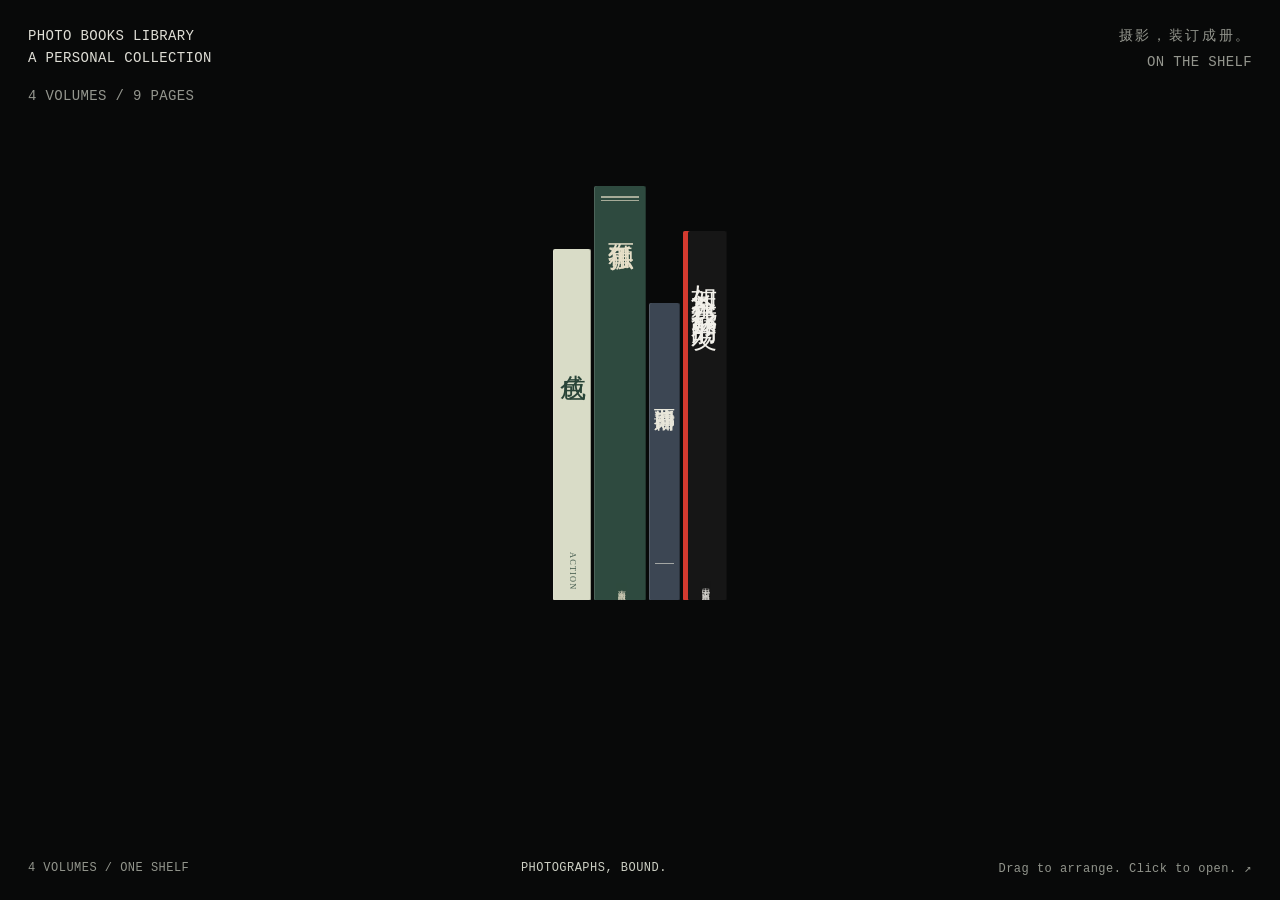
<file: library/index.html>
<!doctype html>
<html lang="en">
  <head>
    <meta charset="utf-8" />
    <meta name="viewport" content="width=device-width, initial-scale=1" />
    <meta name="theme-color" content="#080909" />
    <meta name="description" content="A bookshelf example with three empty mock books." />
    <title>On the Shelf — Photo Books Library</title>
    <link rel="icon" href="data:," />
    <link rel="stylesheet" href="collection.css" />
    <script type="module" src="collection.js"></script>
  </head>
  <body>
    <main class="library-shell">
      <header class="masthead">
        <div>
          <h1>Photo Books Library</h1>
          <p>A personal collection</p>
          <p class="masthead__count" id="book-count"></p>
          <button class="order-reset" type="button" hidden>Reset order ↺</button>
        </div>
        <p class="masthead__aside">
          <span lang="zh-CN">摄影，装订成册。</span>
          On the shelf
        </p>
      </header>
      <div class="shelf-stage">
        <div class="shelf-viewport">
          <ol class="shelf" aria-label="All photobooks"></ol>
        </div>
      </div>
      <footer class="library-footer">
        <div class="shelf-scroll-cue">
          <span class="scroll-label"></span>
          <span class="shelf-progress" aria-hidden="true" hidden><span></span></span>
        </div>
        <span class="footer-selection" aria-hidden="true">PHOTOGRAPHS, BOUND.</span>
        <span class="footer-note">
          <span class="desktop-note">Drag to arrange. Click to open. ↗</span>
          <span class="mobile-note">Hold &amp; drag to arrange</span>
        </span>
      </footer>
      <noscript><p class="no-script">Enable JavaScript to view the bookshelf.</p></noscript>
    </main>
    <p id="shelf-help" class="sr-only">
      Drag a book to rearrange the shelf. On touch screens, hold before dragging.
      Use Left, Right, Home, and End to browse. Hold Shift with these keys to move
      a book. Press Enter to open it. Escape cancels a move or hides the preview.
    </p>
    <p id="shelf-status" class="sr-only" role="status" aria-live="polite" aria-atomic="true"></p>
    <figure class="cover-preview" aria-hidden="true">
      <div class="cover-preview__book"><span class="cover-preview__title"></span></div>
      <figcaption>Empty book</figcaption>
    </figure>
  </body>
</html>
</file>
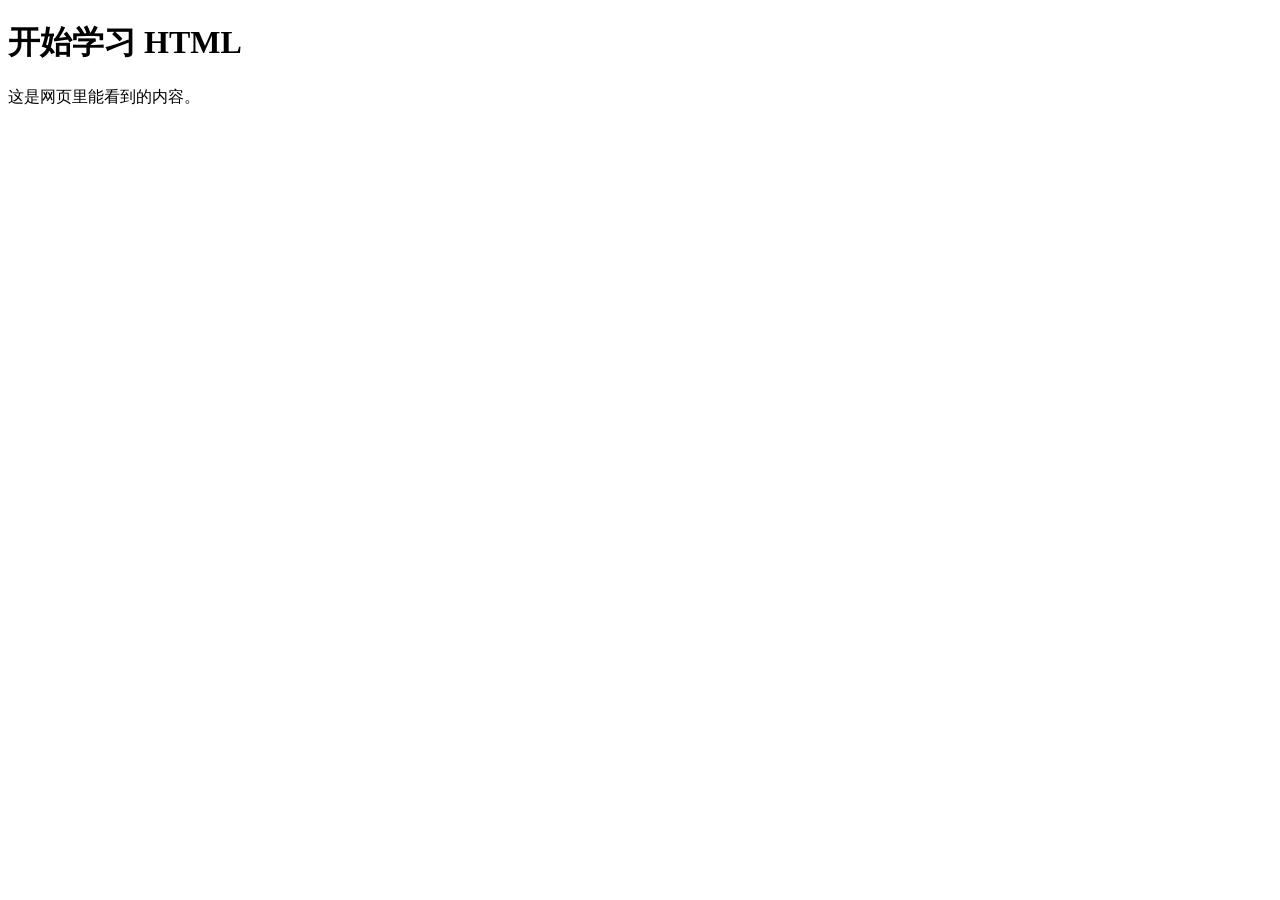
<file: learn-head.html>
<!doctype html>
<html lang="zh-CN">
<head>
  <meta charset="utf-8">
  <meta name="viewport" content="width=device-width, initial-scale=1">
  <meta name="description" content="这是我的 HTML 学习页面">
  <title>我的第一节 HTML 课</title>
</head>
<body>
  <h1>开始学习 HTML</h1>
  <p>这是网页里能看到的内容。</p>
</body>
</html>
</file>
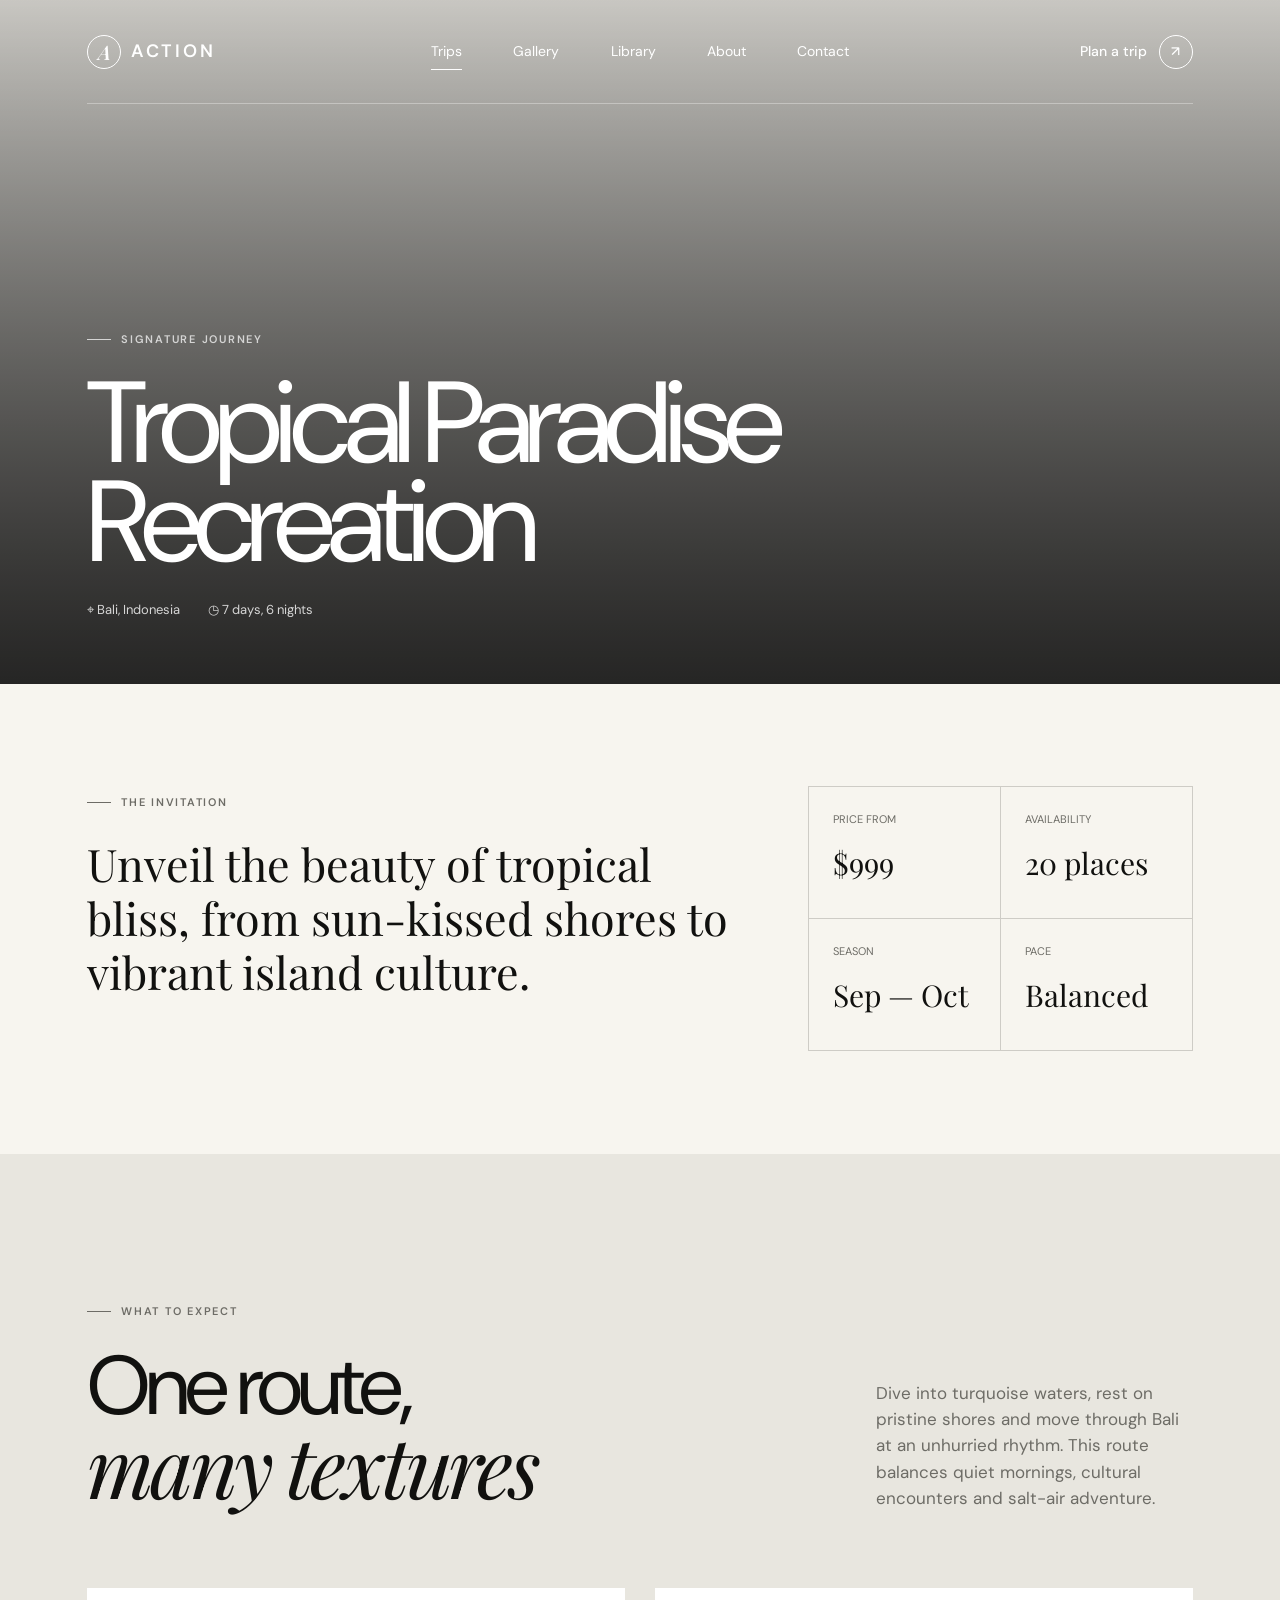
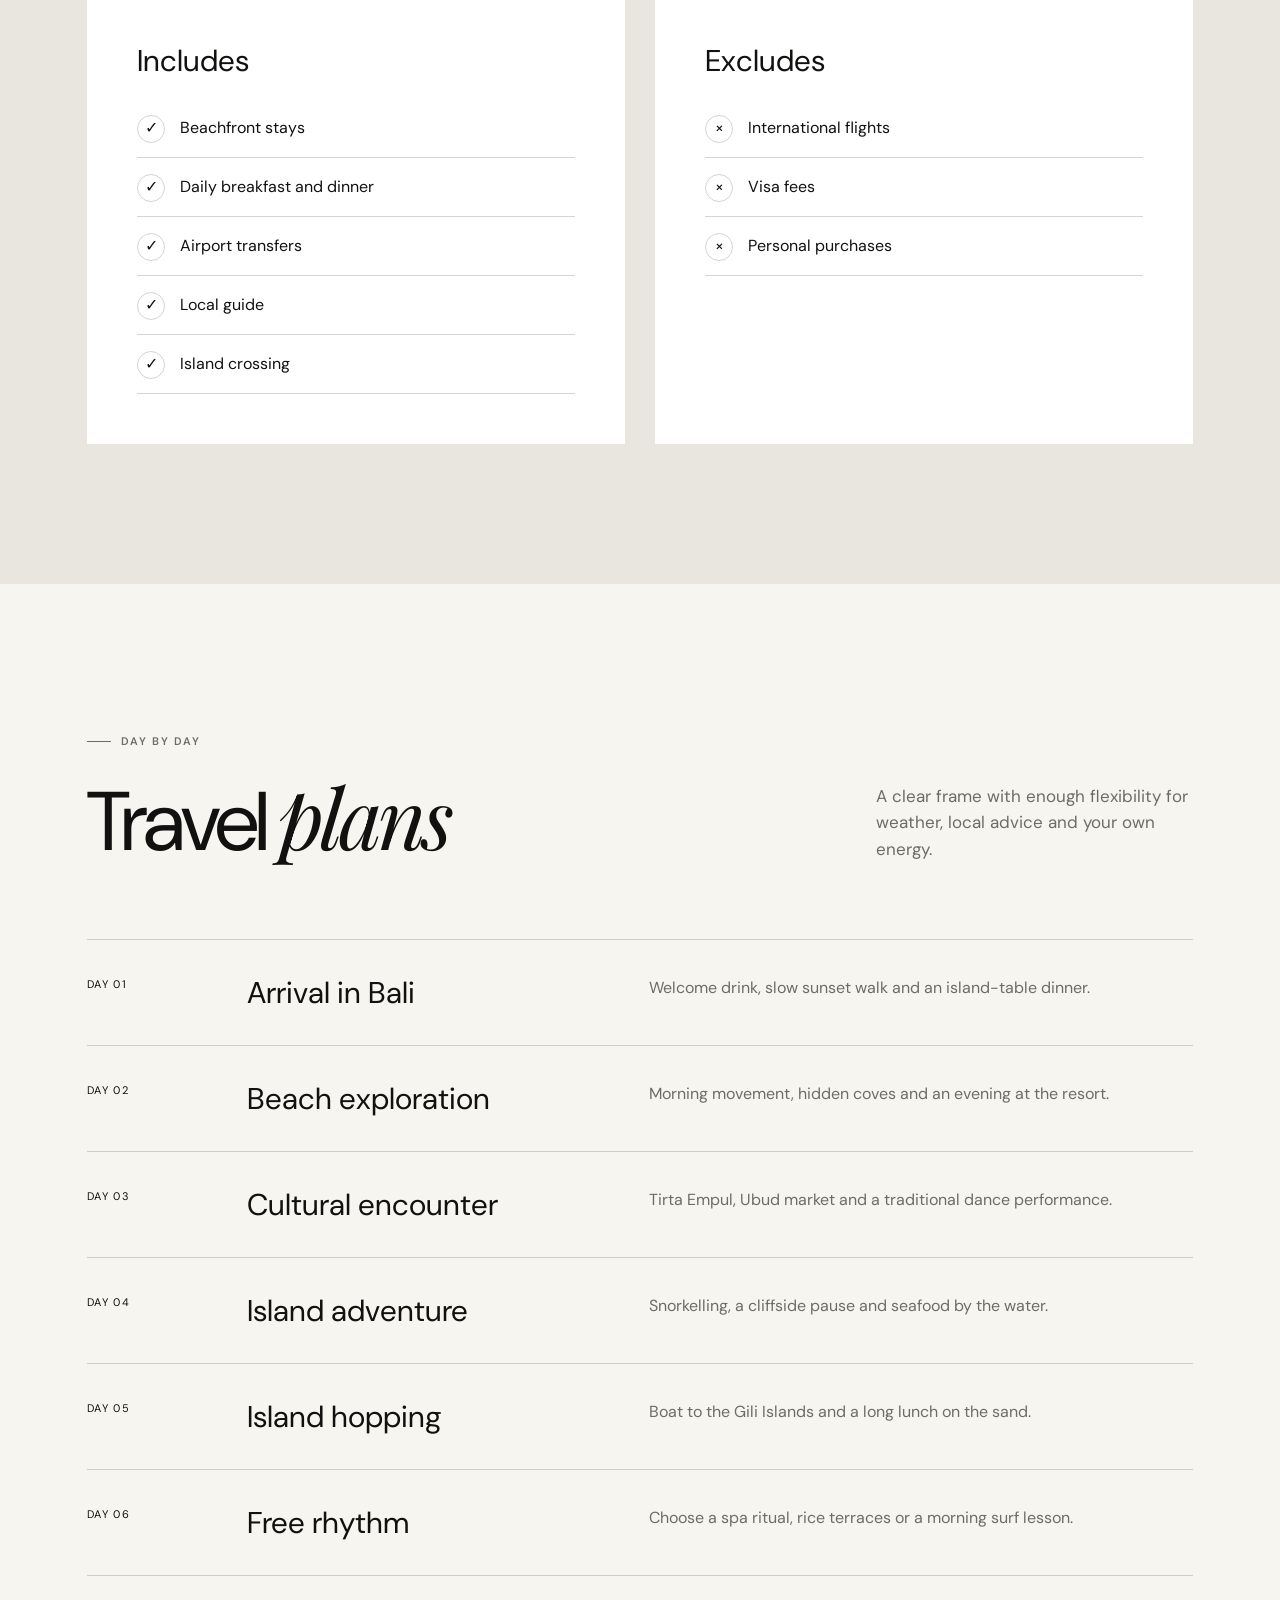
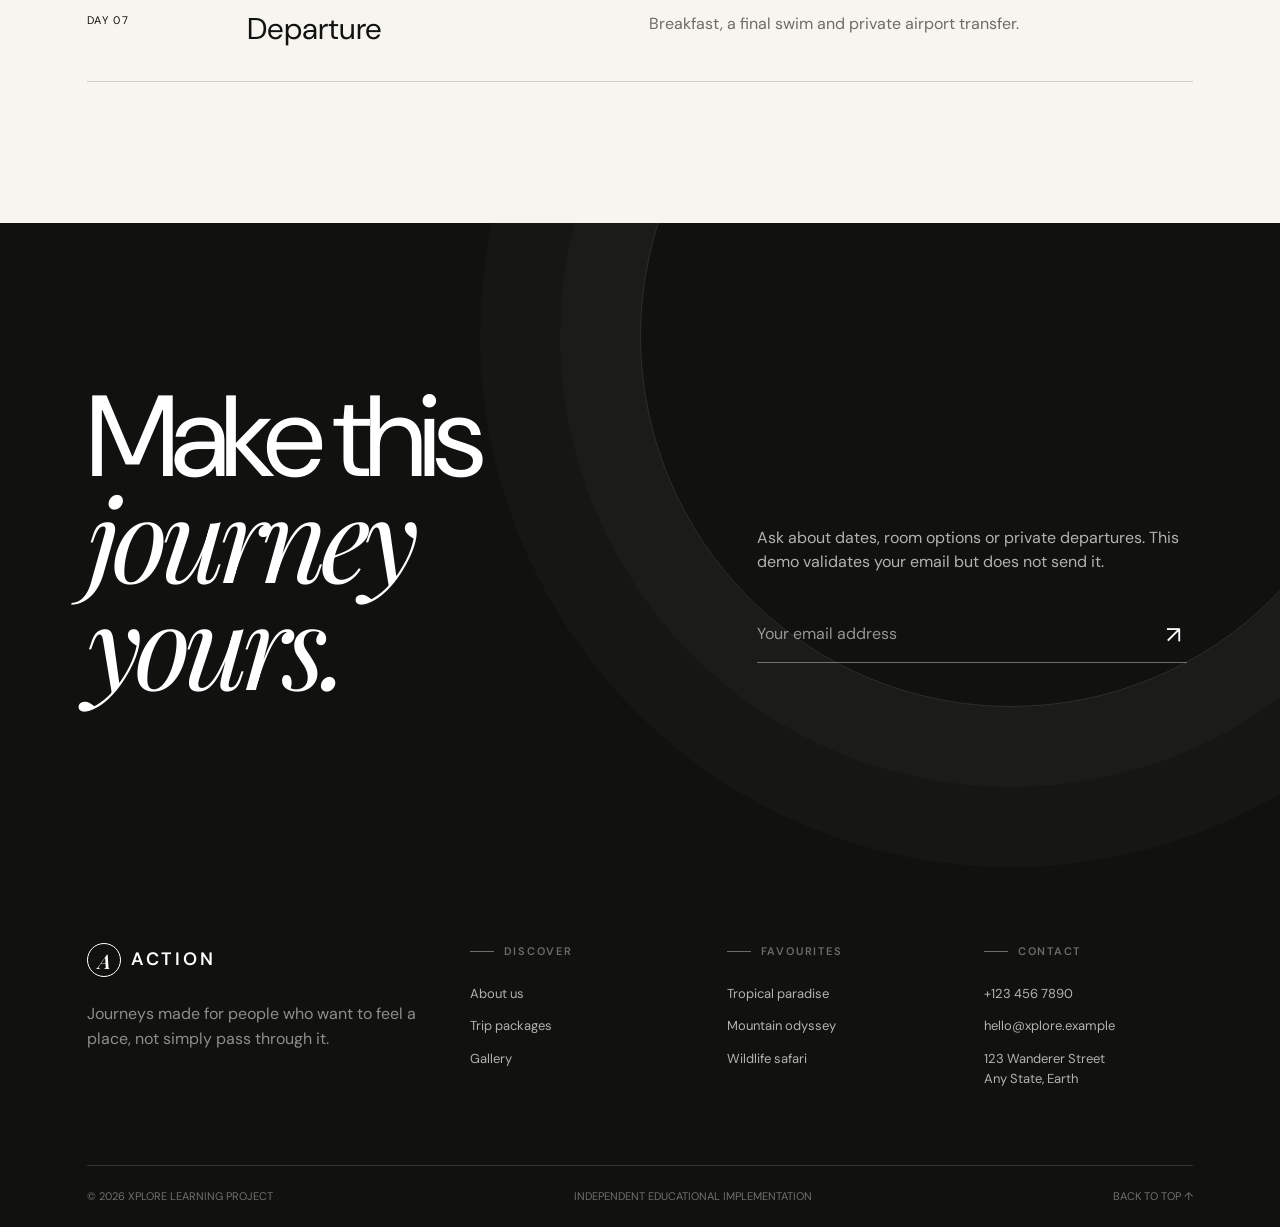
<file: package.html>
<!doctype html>
<html lang="en">
<head>
  <meta charset="utf-8"><meta name="viewport" content="width=device-width, initial-scale=1">
  <meta name="description" content="Xplore trip details and day-by-day plan.">
  <title>Trip details — Xplore</title>
  <link rel="stylesheet" href="css/style.css"><link rel="stylesheet" href="css/responsive.css">
</head>
<body id="top">
  <site-header theme="light"></site-header>
  <main class="page-main">
    <header class="image-hero package-hero" data-package-hero>
      <div class="image-hero__inner reveal"><span class="eyebrow">Signature journey</span><h1 data-package-title>Tropical Paradise Recreation</h1><div class="image-hero__meta"><span>⌖ <span data-package-location>Bali, Indonesia</span></span><span>◷ <span data-package-duration>7 days, 6 nights</span></span></div></div>
    </header>

    <section class="section section--tight">
      <div class="package-summary shell">
        <div class="reveal"><span class="eyebrow">The invitation</span><p class="package-summary__intro" data-package-description></p></div>
        <div class="package-facts reveal"><div class="package-fact"><span>Price from</span><strong data-package-price></strong></div><div class="package-fact"><span>Availability</span><strong>20 places</strong></div><div class="package-fact"><span>Season</span><strong data-package-season></strong></div><div class="package-fact"><span>Pace</span><strong>Balanced</strong></div></div>
      </div>
    </section>

    <section class="section section--gray">
      <div class="shell">
        <div class="section-intro reveal"><div><span class="eyebrow">What to expect</span><h2 class="section-title">One route,<br><em>many textures</em></h2></div><p class="section-intro__copy" data-package-intro></p></div>
        <div class="includes-grid"><article class="list-panel reveal"><h3>Includes</h3><ul data-package-includes></ul></article><article class="list-panel reveal" style="--delay:100ms"><h3>Excludes</h3><ul data-package-excludes></ul></article></div>
      </div>
    </section>

    <section class="section">
      <div class="shell"><div class="section-intro reveal"><div><span class="eyebrow">Day by day</span><h2 class="section-title">Travel <em>plans</em></h2></div><p class="section-intro__copy">A clear frame with enough flexibility for weather, local advice and your own energy.</p></div><div class="itinerary" data-itinerary></div></div>
    </section>

    <section class="journey-cta"><div class="journey-cta__inner shell"><h2 class="reveal">Make this<br><em>journey yours.</em></h2><div class="journey-cta__copy reveal"><p>Ask about dates, room options or private departures. This demo validates your email but does not send it.</p><form class="inline-form" data-demo-form novalidate><div class="inline-form__row"><label class="sr-only" for="trip-email">Email address</label><input id="trip-email" type="email" placeholder="Your email address" required><button type="submit">↗</button></div><p class="form-status" data-form-status aria-live="polite"></p></form></div></div></section>
  </main>
  <site-footer></site-footer>
  <script type="module" src="js/components.js"></script><script type="module" src="js/package-detail.js"></script><script type="module" src="js/main.js"></script>
</body>
</html>
</file>
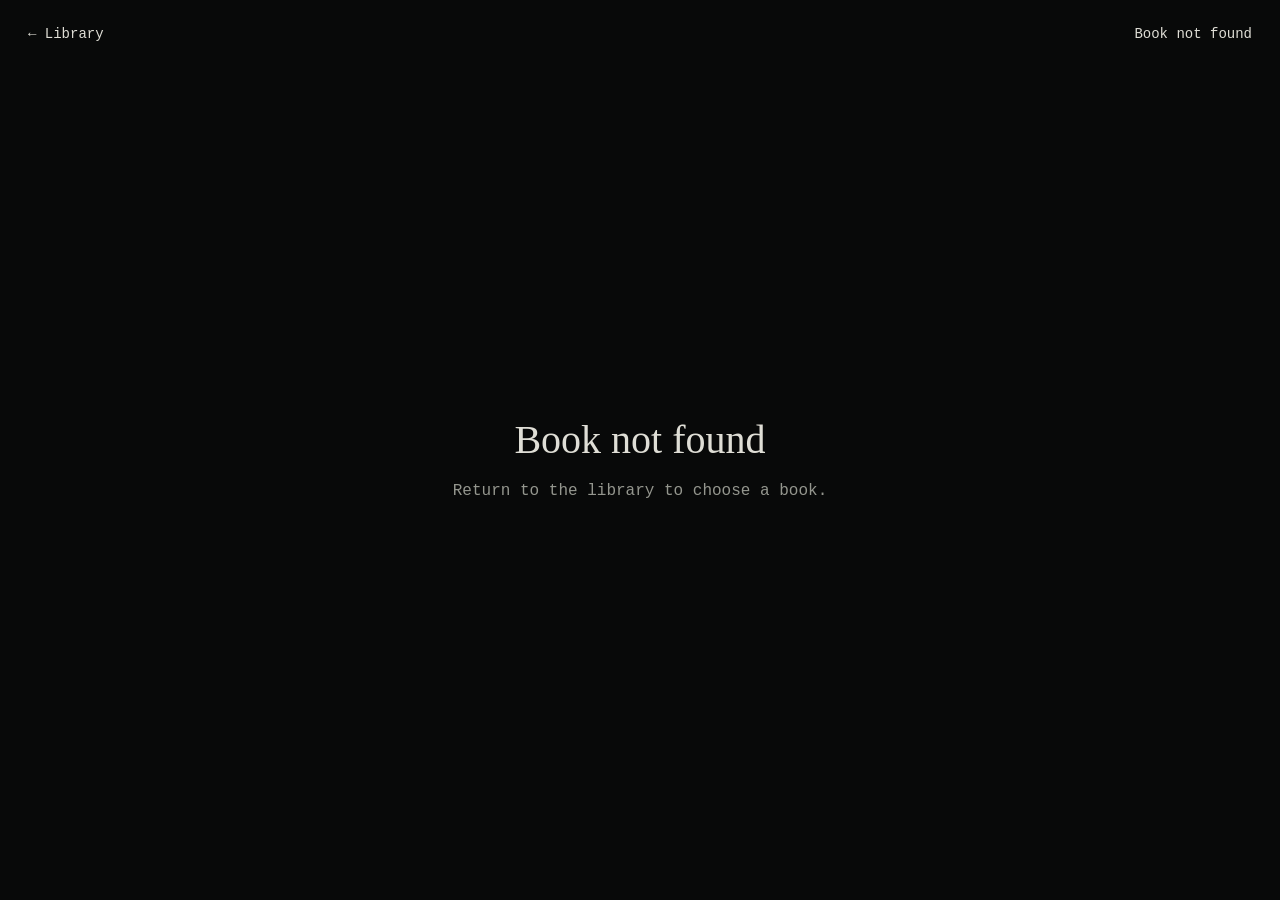
<file: library/book.html>
<!doctype html>
<html lang="en">
  <head>
    <meta charset="utf-8" />
    <meta name="viewport" content="width=device-width, initial-scale=1" />
    <meta name="theme-color" content="#080909" />
    <meta name="description" content="A photobook in the photo library." />
    <title>Book — Photo Books Library</title>
    <link rel="icon" href="data:," />
    <link rel="stylesheet" href="book.css" />
    <link rel="stylesheet" href="flip.css" />
    <script src="vendor/page-flip.browser.js"></script>
    <script type="module" src="book.js"></script>
  </head>
  <body>
    <header class="reader-header">
      <a href="./index.html">← Library</a>
      <span id="reader-title"></span>
    </header>
    <main class="empty-book" id="empty-state" hidden>
      <h1 id="empty-title">Empty book</h1>
      <p id="empty-description">No pages yet.</p>
    </main>
    <main class="reader" id="reader" hidden>
      <section class="stage" aria-label="Interactive photo book">
        <div id="book" class="book" data-page-width="471" data-page-height="640"></div>
      </section>
      <footer class="controls" aria-label="Book controls">
        <button id="previous" type="button" aria-label="Previous page">&larr;</button>
        <div class="status" aria-live="polite">
          <span id="page-status">Cover</span>
          <small>Drag, swipe, click a corner, or use arrow keys</small>
        </div>
        <button id="next" type="button" aria-label="Next page">&rarr;</button>
      </footer>
    </main>
    <noscript>Enable JavaScript to read this book.</noscript>
  </body>
</html>
</file>
<file: library/collection.css>
:root {
  color-scheme: dark;
  background: #080909;
  color: #dfded6;
  font-family: "Courier New", monospace;
  font-synthesis: none;
  --gutter: 28px;
  --footer: 64px;
  --cover-height: clamp(100px, 16svh, 150px);
  --preview-gap: 36px;
  --preview-space: calc(var(--cover-height) + var(--preview-gap) + 44px + var(--footer) + 12px);
  --header-clearance: 150px;
}

* { box-sizing: border-box; }
body { margin: 0; }
[hidden] { display: none !important; }
button, a { -webkit-tap-highlight-color: transparent; color: inherit; }
button { font: inherit; }

.sr-only {
  position: absolute;
  width: 1px;
  height: 1px;
  padding: 0;
  margin: -1px;
  overflow: hidden;
  clip-path: inset(50%);
  white-space: nowrap;
}

.library-shell {
  position: relative;
  height: max(600px, 100svh);
  isolation: isolate;
  overflow: hidden;
}

.masthead {
  position: absolute;
  z-index: 3;
  top: 26px;
  left: var(--gutter);
  right: var(--gutter);
  display: flex;
  align-items: flex-start;
  justify-content: space-between;
  gap: 20px;
  pointer-events: none;
  font-size: 0.875rem;
  line-height: 1.55;
  letter-spacing: 0.025em;
  text-transform: uppercase;
}

.masthead h1 { margin: 0; font-size: inherit; font-weight: 400; }
.masthead p { margin: 0; }
.masthead .masthead__count { margin-top: 17px; color: #94968e; }
.masthead__aside { text-align: right; color: #94968e; }
.masthead__aside span { display: block; margin-bottom: 4px; letter-spacing: 0.19em; }

.shelf-stage { position: absolute; inset: 0 0 var(--preview-space); }

.shelf-viewport {
  position: absolute;
  inset: 0;
  overflow-x: auto;
  overflow-y: hidden;
  scrollbar-width: none;
  overscroll-behavior-x: contain;
  touch-action: pan-x pan-y;
}

.shelf-viewport::-webkit-scrollbar { display: none; }

.shelf {
  position: relative;
  display: flex;
  align-items: flex-end;
  justify-content: center;
  gap: 3px;
  width: max-content;
  min-width: 100%;
  height: 100%;
  margin: 0;
  padding: 0 var(--gutter);
  list-style: none;
  user-select: none;
  -webkit-user-select: none;
  animation: shelf-arrive 0.6s both;
}

.volume {
  position: relative;
  flex: none;
  width: calc(clamp(36px, 3vw, 48px) * var(--width, 1));
  height: calc((max(600px, 100svh) - var(--preview-space) - var(--header-clearance)) * var(--height));
  min-height: 120px;
}

.volume__link {
  position: relative;
  display: block;
  width: 100%;
  height: 100%;
  outline: none;
  text-decoration: none;
  cursor: grab;
  touch-action: none;
  -webkit-touch-callout: none;
}

.binding {
  position: absolute;
  display: block;
  inset: 0;
  overflow: hidden;
  background: var(--paper);
  color: var(--ink);
  border-radius: 2px 2px 1px 1px;
  box-shadow: inset 1px 0 0 #ffffff24, inset -1px 0 0 #0004;
  transition: transform 0.3s cubic-bezier(0.2, 0.7, 0.2, 1), filter 0.3s;
}

.binding__title {
  position: absolute;
  left: 50%;
  top: 30%;
  writing-mode: vertical-rl;
  text-orientation: mixed;
  transform: translateX(-50%);
  font-family: Georgia, "Times New Roman", serif;
  font-size: 1.625rem;
  line-height: 1;
  white-space: nowrap;
  font-weight: 400;
  letter-spacing: 0.01em;
}

.binding__title--top { top: 9%; }

.binding__title--bold {
  font-family: "Noto Sans SC", "PingFang SC", sans-serif;
  font-weight: 700;
  letter-spacing: 0.18em;
}

.binding__bands {
  position: absolute;
  top: 10px;
  left: 7px;
  right: 7px;
  height: 5px;
  border-top: 2px solid var(--ink);
  border-bottom: 1px solid var(--ink);
  opacity: 0.65;
}

.binding__band-foot {
  position: absolute;
  bottom: 36px;
  left: 6px;
  right: 6px;
  border-top: 1px solid var(--ink);
  opacity: 0.6;
}

.binding__foot {
  position: absolute;
  bottom: 10px;
  left: 50%;
  transform: translateX(-50%);
  writing-mode: vertical-rl;
  font-family: Georgia, "Times New Roman", serif;
  font-size: 0.52rem;
  letter-spacing: 0.14em;
  white-space: nowrap;
  opacity: 0.85;
}

.binding--accent {
  box-shadow: inset 5px 0 0 var(--accent), inset 1px 0 0 #ffffff24, inset -1px 0 0 #0004;
}

.volume__link:hover .binding,
.volume__link:focus-visible .binding { transform: translateY(-5px); filter: brightness(1.08); }

.volume__link:focus-visible::after {
  content: "";
  position: absolute;
  inset: -5px;
  border: 1px solid #c3c6b5;
  border-radius: 3px;
}

.library-footer {
  position: absolute;
  z-index: 5;
  bottom: 0;
  left: var(--gutter);
  right: var(--gutter);
  height: var(--footer);
  display: flex;
  align-items: center;
  justify-content: space-between;
  gap: 20px;
  font-size: 0.75rem;
  letter-spacing: 0.04em;
}

.shelf-scroll-cue { display: flex; align-items: center; gap: 18px; color: #92958c; }
.shelf-progress { position: relative; width: 80px; height: 2px; background: #31352f; }
.shelf-progress span { position: absolute; top: 0; height: 100%; background: #c1c6b5; }
.footer-note { color: #92958c; }
.footer-selection { color: #cccfc3; white-space: nowrap; overflow: hidden; text-overflow: ellipsis; }
.mobile-note { display: none; }

.cover-preview {
  position: fixed;
  z-index: 10;
  left: 0;
  top: 0;
  width: calc(var(--cover-height) * 0.75);
  margin: 0;
  pointer-events: none;
  visibility: hidden;
  opacity: 0;
  transform: translateY(16px) scale(0.96);
  transform-origin: 50% 0;
  transition: transform 0.38s cubic-bezier(0.16, 1, 0.3, 1), opacity 0.2s, visibility 0.38s;
  filter: drop-shadow(0 10px 14px #0008);
}

.cover-preview.is-visible { visibility: visible; opacity: 1; transform: translateY(0) scale(1); }

.cover-preview__book {
  display: grid;
  align-items: center;
  height: var(--cover-height);
  padding: 12px;
  background: var(--paper);
  color: var(--ink);
  border-radius: 1px 3px 3px 1px;
  box-shadow: inset 2px 0 0 #0003, 1px 0 0 #fff3, 2px 1px 0 #ffffff1a;
}

.cover-preview__title { font: 1rem Georgia, "Times New Roman", serif; }
.cover-preview figcaption { margin-top: 10px; color: #c3c0ad; font-size: 0.75rem; }

.volume--placeholder {
  border: 1px dashed #a3aa9070;
  border-radius: 2px;
  background: #a3aa9010;
  box-shadow: inset 0 -2px #c5ceac;
}

.volume--ghost {
  position: fixed;
  z-index: 30;
  left: 0;
  top: 0;
  margin: 0;
  pointer-events: none;
  filter: drop-shadow(9px 12px 12px #0009);
}

.volume--ghost .binding { transform: none; filter: brightness(1.12); }
.is-arranging, .is-arranging * { cursor: grabbing !important; user-select: none !important; }
.is-arranging .volume__link .binding { transform: none; }

.order-reset {
  display: block;
  pointer-events: auto;
  margin: 9px 0 0;
  padding: 0;
  border: 0;
  background: none;
  color: #a9ae9c;
  font-size: 0.875rem;
  cursor: pointer;
  text-decoration: underline;
  text-underline-offset: 4px;
}

.order-reset:hover { color: #e2e5d6; }
.order-reset:focus-visible { outline: 1px solid #c3c6b5; outline-offset: 5px; }
.no-script { position: absolute; top: 40%; left: var(--gutter); right: var(--gutter); text-align: center; }

@keyframes shelf-arrive {
  from { opacity: 0; transform: translateY(22px); }
  to { opacity: 1; transform: translateY(0); }
}

@media (min-width: 1600px) {
  :root { --gutter: 42px; }
}

@media (max-width: 1000px) {
  .footer-selection { display: none; }
}

@media (max-width: 600px) {
  :root { --gutter: 18px; --preview-gap: 28px; }
  .masthead { top: 21px; }
  .masthead__aside, .desktop-note { display: none; }
  .mobile-note { display: inline; }
  .library-footer { gap: 12px; flex-wrap: wrap; align-content: center; }
  .shelf-progress { width: 40px; }
}

@media (prefers-reduced-motion: reduce) {
  *, *::before, *::after { animation: none !important; transition: none !important; scroll-behavior: auto !important; }
  .cover-preview, .cover-preview.is-visible { transform: none; }
}
</file>
